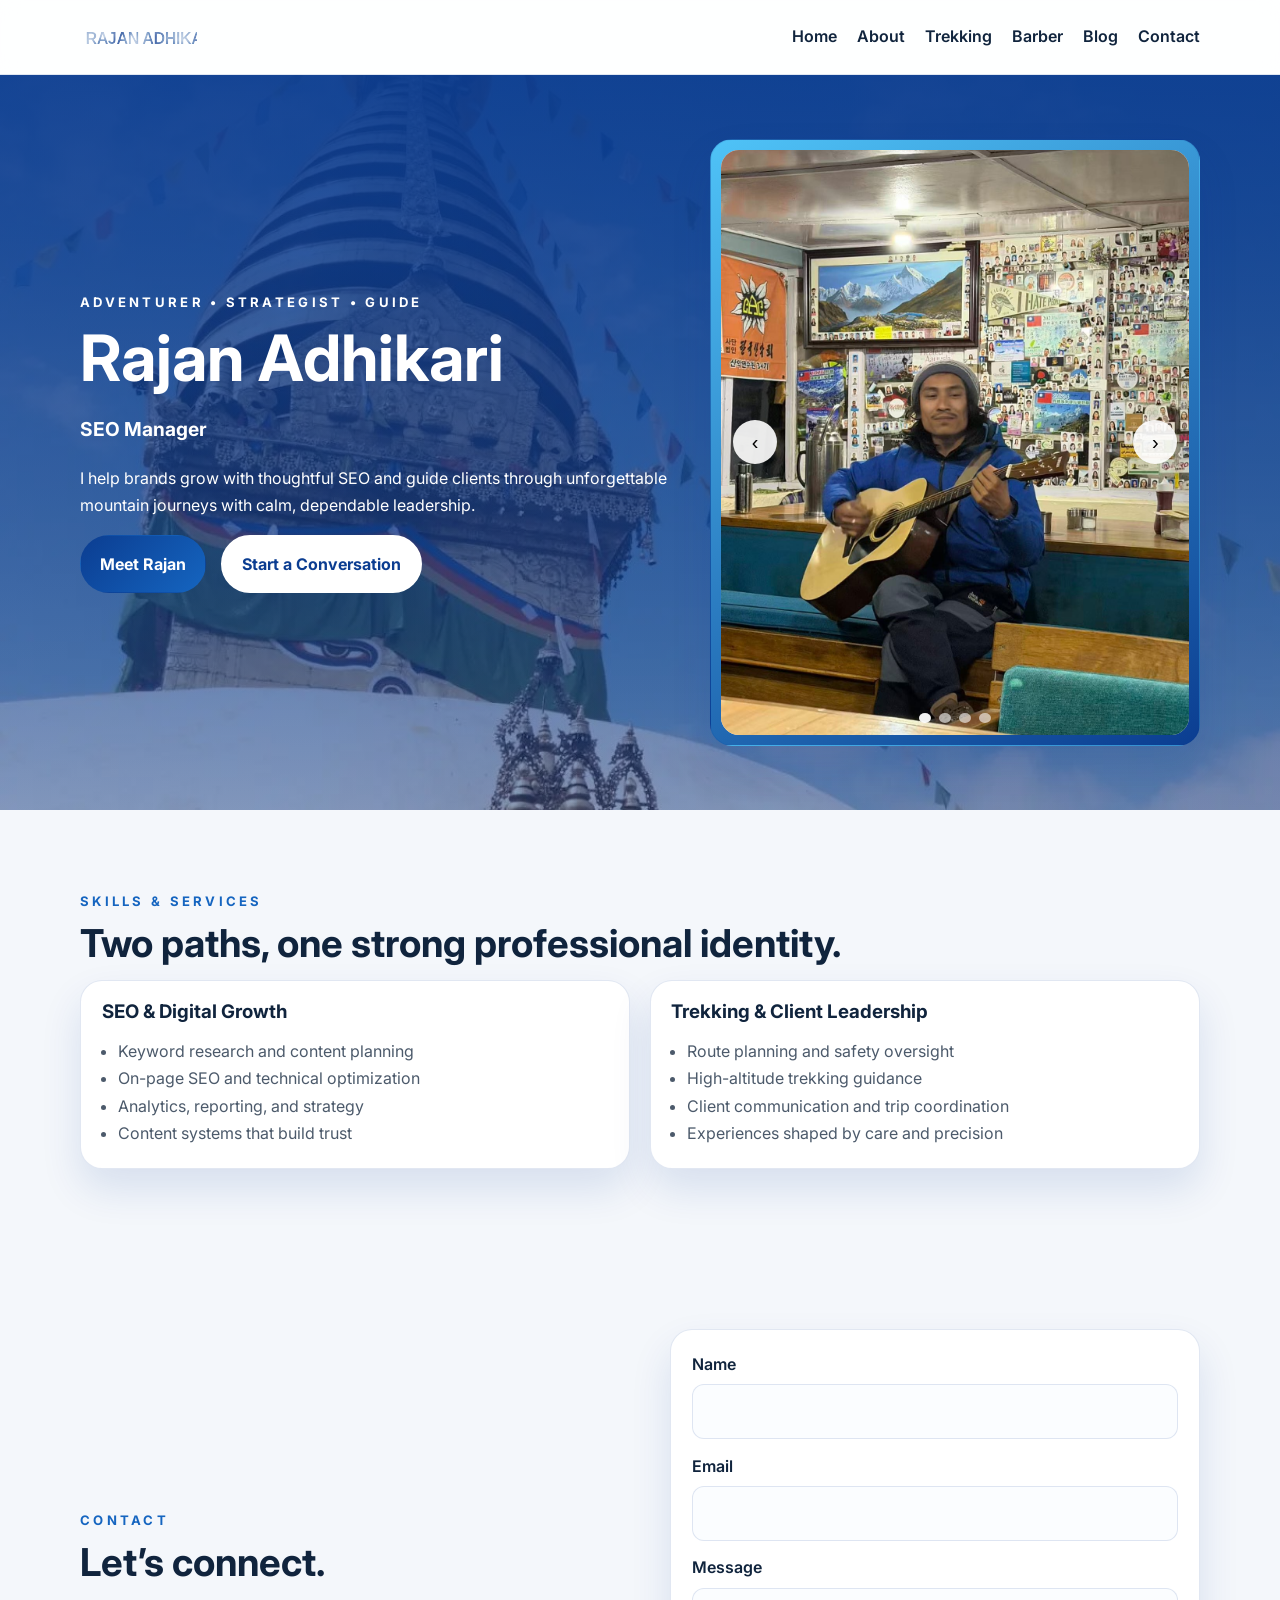
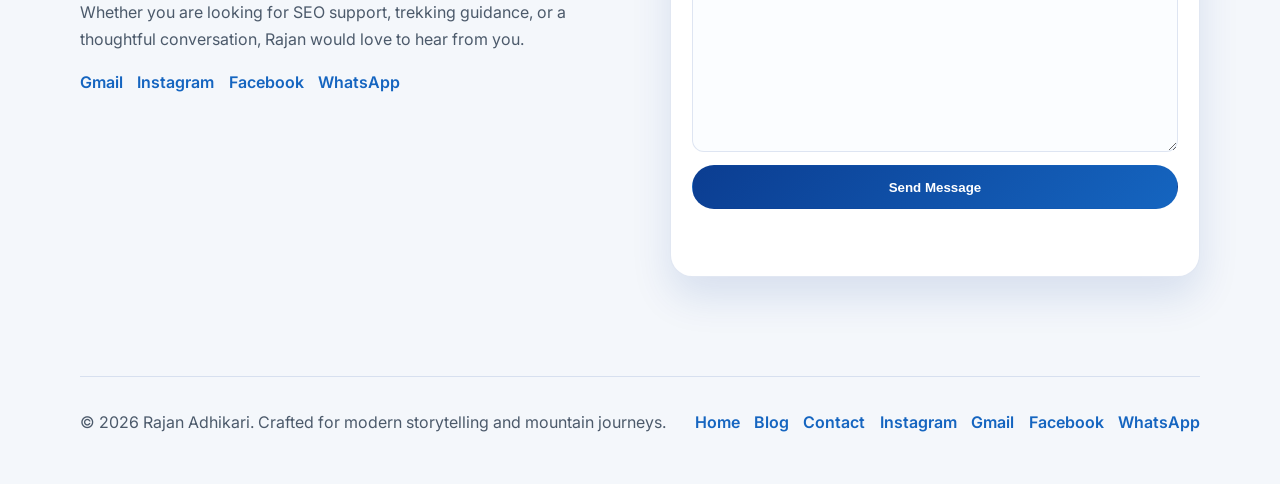
<file: index.html>
<!DOCTYPE html>
<html lang="en">
  <head>
    <meta charset="UTF-8" />
    <meta name="viewport" content="width=device-width, initial-scale=1.0" />
    <meta
      name="description"
      content="Rajan Adhikari blends SEO strategy and mountain trekking leadership to create trusted, modern experiences rooted in Nepal."
    />
    <meta property="og:title" content="Rajan Adhikari | SEO Manager & Trekking Guide" />
    <meta property="og:description" content="Explore Rajan's work in SEO, trekking leadership, and personal storytelling." />
    <meta property="og:type" content="website" />
    <meta property="og:image" content="https://images.unsplash.com/photo-1519681393784-d120267933ba?auto=format&fit=crop&w=1200&q=80" />
    <title>Rajan Adhikari | Personal Site</title>
    <link rel="icon" href="data:image/svg+xml,%3Csvg xmlns='http://www.w3.org/2000/svg' viewBox='0 0 100 100'%3E%3Crect width='100' height='100' rx='20' fill='%230B3D91'/%3E%3Cpath d='M30 72l20-30 20 30' stroke='white' stroke-width='8' fill='none' stroke-linecap='round'/%3E%3C/svg%3E" />
    <link rel="preconnect" href="https://fonts.googleapis.com" />
    <link rel="preconnect" href="https://fonts.gstatic.com" crossorigin />
    <link href="https://fonts.googleapis.com/css2?family=Inter:wght@400;500;600;700;800&display=swap" rel="stylesheet" />
    <link rel="stylesheet" href="style.css" />
  </head>
  <body>
    <header class="site-header">
      <nav class="nav container" aria-label="Primary navigation">
        <a class="brand" href="#home">
          <img class="site-logo" src="logo.svg" alt="Rajan logo" />
        </a>
        <button class="nav-toggle" type="button" aria-label="Toggle navigation" aria-expanded="false">
          <span></span>
          <span></span>
          <span></span>
        </button>
        <div class="nav-links">
          <a href="#home">Home</a>
          <a href="about.html" target="_blank" rel="noopener">About</a>
          <a href="trekking.html" target="_blank" rel="noopener">Trekking</a>
          <a href="barber.html" target="_blank" rel="noopener">Barber</a>
          <a href="/blog">Blog</a>
          <a href="#contact">Contact</a>
        </div>
      </nav>
    </header>

    <main id="home">
      <section class="hero section hero-mountain">
        <div class="container hero-grid">
          <div class="hero-copy reveal">
            <p class="eyebrow" data-cms="hero-eyebrow">Adventurer • Strategist • Guide</p>
            <h1 data-cms="hero-name">Rajan Adhikari</h1>
            <p class="tagline" aria-live="polite">
              <span id="typewriter"></span>
            </p>
            <p class="lead" data-cms="hero-lead">
              I help brands grow with thoughtful SEO and guide clients through unforgettable mountain journeys with calm, dependable leadership.
            </p>
            <div class="hero-actions">
              <a class="btn btn-primary" href="about.html" target="_blank" rel="noopener">Meet Rajan</a>
              <a class="btn btn-secondary" href="#contact">Start a Conversation</a>
            </div>
          </div>
          <div class="hero-card reveal" aria-label="Rajan portrait image">
            <!-- Slider inserted by Copilot: uses images/ folder. Keep portrait as fallback. -->
            <div class="slider" id="hero-slider" aria-roledescription="carousel" tabindex="0">
              <div class="slides">
                <div class="slide active"><img src="images/slide1.jpg" alt="Local guide playing guitar at a teahouse" /></div>
                <div class="slide"><img src="images/slide2.jpg" alt="Trekker lighting a cigarette on the trail" /></div>
                <div class="slide"><img src="images/slide3.jpg" alt="Rajan with the full trekking group and crew" /></div>
                <div class="slide"><img src="images/slide4.jpg" alt="On the trekking trail in Nepal" /></div>
              </div>
              <button class="slider-arrow prev" aria-label="Previous slide">‹</button>
              <button class="slider-arrow next" aria-label="Next slide">›</button>
              <div class="slider-dots" role="tablist" aria-label="Slide dots">
                <button class="dot active" data-index="0" aria-label="Slide 1"></button>
                <button class="dot" data-index="1" aria-label="Slide 2"></button>
                <button class="dot" data-index="2" aria-label="Slide 3"></button>
                <button class="dot" data-index="3" aria-label="Slide 4"></button>
              </div>
            </div>
            <div class="profile-frame">
              <img src="images/slide1.jpg" alt="Profile portrait" />
              <div class="profile-caption">
                <strong>Rajan Adhikari</strong>
                <span>SEO Manager • Mountain Trekking Guide</span>
              </div>
            </div>
          </div>
        </div>
      </section>

      <section class="section">
        <div class="container reveal">
          <p class="eyebrow">Skills & Services</p>
          <h2 data-cms="skills-heading">Two paths, one strong professional identity.</h2>
          <div class="skills-grid">
            <article class="card">
              <h3>SEO & Digital Growth</h3>
              <ul>
                <li>Keyword research and content planning</li>
                <li>On-page SEO and technical optimization</li>
                <li>Analytics, reporting, and strategy</li>
                <li>Content systems that build trust</li>
              </ul>
            </article>
            <article class="card">
              <h3>Trekking & Client Leadership</h3>
              <ul>
                <li>Route planning and safety oversight</li>
                <li>High-altitude trekking guidance</li>
                <li>Client communication and trip coordination</li>
                <li>Experiences shaped by care and precision</li>
              </ul>
            </article>
          </div>
        </div>
      </section>

      <section id="contact" class="section">
        <div class="container contact-grid reveal">
          <div>
            <p class="eyebrow">Contact</p>
            <h2 data-cms="contact-heading">Let’s connect.</h2>
            <p data-cms="contact-lead">Whether you are looking for SEO support, trekking guidance, or a thoughtful conversation, Rajan would love to hear from you.</p>
            <div class="social-links">
              <a href="mailto:rajanalisonadhikari@gmail.com">Gmail</a>
              <a href="https://www.instagram.com/razanz40/" target="_blank" rel="noopener">Instagram</a>
              <a href="https://www.facebook.com/razzan.adk.809" target="_blank" rel="noopener">Facebook</a>
              <a href="https://wa.me/9779808016710" target="_blank" rel="noopener">WhatsApp</a>
            </div>
          </div>
          <form class="contact-form stacked-form" id="contact-form">
            <label>
              Name
              <input type="text" name="name" required />
            </label>
            <label>
              Email
              <input type="email" name="email" required />
            </label>
            <label>
              Message
              <textarea name="message" rows="5" required></textarea>
            </label>
            <button class="btn btn-primary" type="submit">Send Message</button>
            <p id="contact-status" class="form-status" role="status" aria-live="polite"></p>
          </form>
        </div>
      </section>
    </main>

    <footer class="site-footer">
      <div class="container footer-row">
        <p>© 2026 Rajan Adhikari. Crafted for modern storytelling and mountain journeys.</p>
        <div class="footer-links">
          <a href="#home">Home</a>
          <a href="/blog">Blog</a>
          <a href="#contact">Contact</a>
          <a href="https://www.instagram.com/razanz40/" target="_blank" rel="noopener">Instagram</a>
          <a href="mailto:rajanalisonadhikari@gmail.com">Gmail</a>
          <a href="https://www.facebook.com/razzan.adk.809" target="_blank" rel="noopener">Facebook</a>
          <a href="https://wa.me/9779808016710" target="_blank" rel="noopener">WhatsApp</a>
        </div>
      </div>
    </footer>

    <script src="script.js"></script>
    <script src="cms-loader.js" data-cms-page="index"></script>
  </body>
</html>
</file>
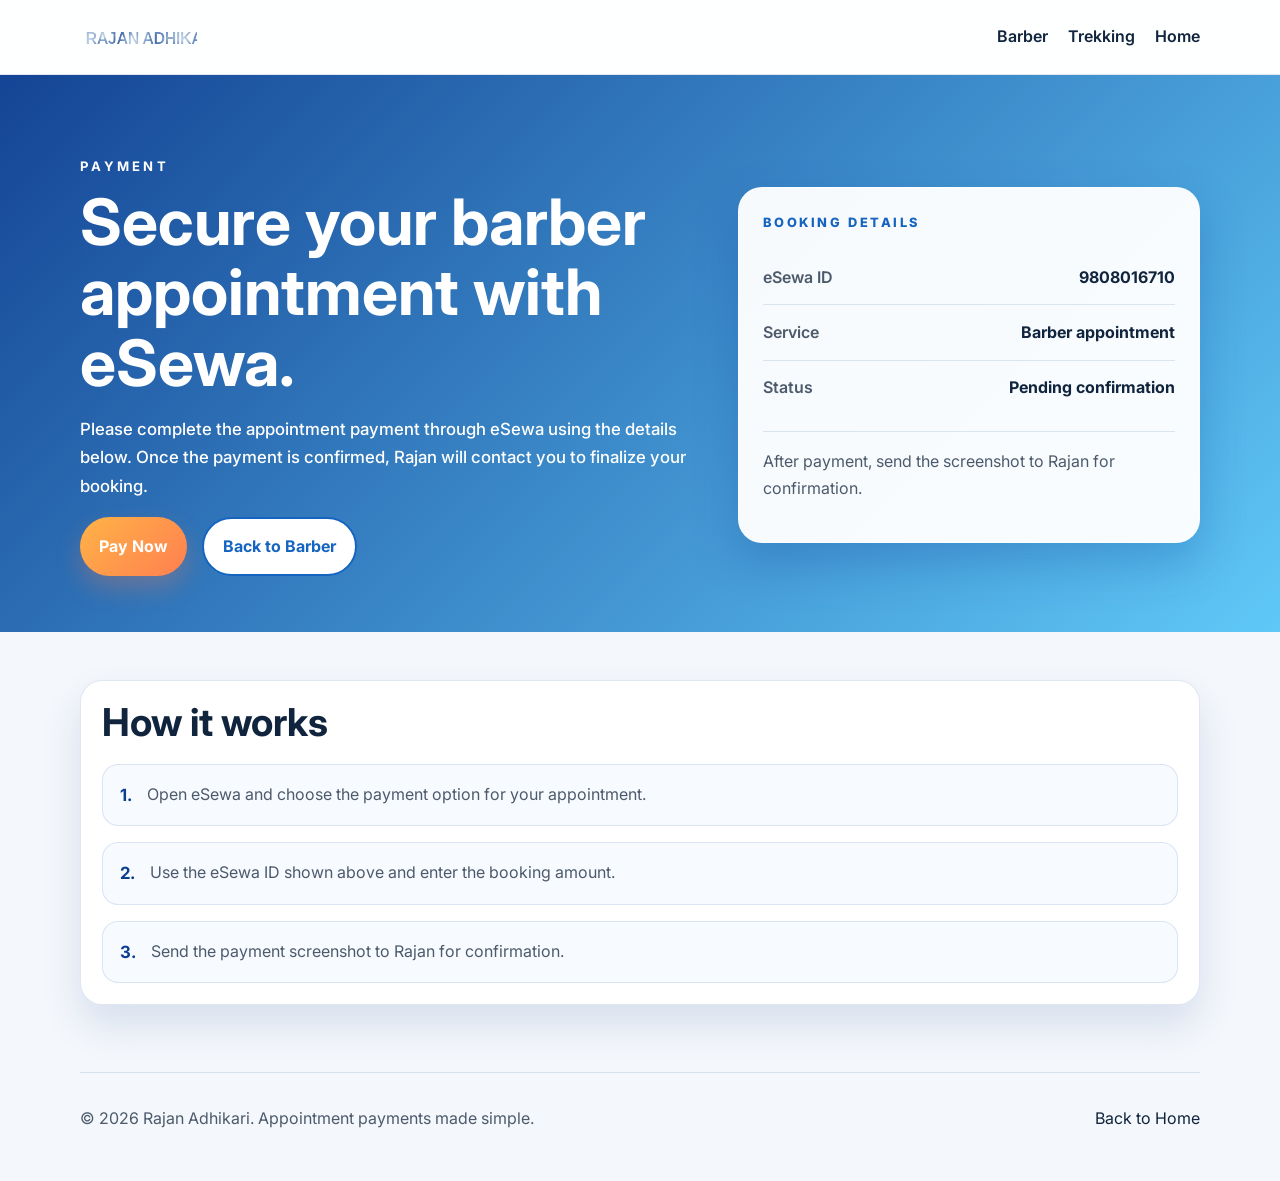
<file: payment.html>
<!DOCTYPE html>
<html lang="en">
  <head>
    <meta charset="UTF-8" />
    <meta name="viewport" content="width=device-width, initial-scale=1.0" />
    <meta name="description" content="Complete barber appointment payments securely through eSewa." />
    <title>Rajan Adhikari | Payment</title>
    <link rel="preconnect" href="https://fonts.googleapis.com" />
    <link rel="preconnect" href="https://fonts.gstatic.com" crossorigin />
    <link href="https://fonts.googleapis.com/css2?family=Inter:wght@400;500;600;700;800&display=swap" rel="stylesheet" />
    <link rel="stylesheet" href="style.css" />
  </head>
  <body>
    <header class="site-header">
      <nav class="nav container" aria-label="Payment navigation">
        <a class="brand" href="index.html"><img class="site-logo" src="logo.svg" alt="Rajan logo" /></a>
        <div class="nav-links">
          <a href="barber.html">Barber</a>
          <a href="trekking.html">Trekking</a>
          <a href="index.html">Home</a>
        </div>
      </nav>
    </header>

    <main>
      <section class="payment-hero">
        <div class="container payment-hero-grid">
          <div class="payment-copy">
            <p class="eyebrow">Payment</p>
            <h1>Secure your barber appointment with eSewa.</h1>
            <p class="lead payment-lead">
              Please complete the appointment payment through eSewa using the details below. Once the payment is confirmed, Rajan will contact you to finalize your booking.
            </p>
            <div class="hero-actions">
              <a class="btn btn-pay" href="https://esewa.com.np/" target="_blank" rel="noopener">Pay Now</a>
              <a class="btn btn-secondary" href="barber.html">Back to Barber</a>
            </div>
          </div>

          <div class="payment-card" aria-label="Payment details">
            <p class="payment-label">Booking details</p>
            <div class="payment-row">
              <span>eSewa ID</span>
              <strong>9808016710</strong>
            </div>
            <div class="payment-row">
              <span>Service</span>
              <strong>Barber appointment</strong>
            </div>
            <div class="payment-row">
              <span>Status</span>
              <strong>Pending confirmation</strong>
            </div>
            <p class="payment-note">After payment, send the screenshot to Rajan for confirmation.</p>
          </div>
        </div>
      </section>

      <section class="page-section">
        <div class="container">
          <div class="card payment-steps-card">
            <h2>How it works</h2>
            <div class="steps-list">
              <div class="step-item">
                <strong>1.</strong>
                <p>Open eSewa and choose the payment option for your appointment.</p>
              </div>
              <div class="step-item">
                <strong>2.</strong>
                <p>Use the eSewa ID shown above and enter the booking amount.</p>
              </div>
              <div class="step-item">
                <strong>3.</strong>
                <p>Send the payment screenshot to Rajan for confirmation.</p>
              </div>
            </div>
          </div>
        </div>
      </section>
    </main>

    <footer class="site-footer">
      <div class="container footer-row">
        <p>© 2026 Rajan Adhikari. Appointment payments made simple.</p>
        <a href="index.html">Back to Home</a>
      </div>
    </footer>
  </body>
</html>
</file>
<file: style.css>
:root {
  --primary-blue: #0b3d91;
  --secondary-blue: #1565c0;
  --accent-blue: #4fc3f7;
  --ink: #10243d;
  --text: #4c5a6b;
  --surface: #f7fbff;
  --white: #ffffff;
  --border: rgba(11, 61, 145, 0.12);
  --shadow: 0 20px 40px rgba(11, 61, 145, 0.12);
  --radius: 22px;
}

* {
  box-sizing: border-box;
}

html {
  scroll-behavior: smooth;
}

body {
  margin: 0;
  font-family: "Inter", system-ui, -apple-system, BlinkMacSystemFont, "Segoe UI", sans-serif;
  line-height: 1.7;
  color: var(--ink);
  background: #f4f7fb;
}

a {
  color: inherit;
  text-decoration: none;
}

img {
  display: block;
  max-width: 100%;
}

.container {
  width: min(1120px, calc(100% - 2rem));
  margin: 0 auto;
}

.section {
  padding: 5rem 0;
}

.section-alt {
  background: rgba(255, 255, 255, 0.6);
}

.site-header {
  position: sticky;
  top: 0;
  z-index: 1000;
  background: rgba(255, 255, 255, 0.9);
  backdrop-filter: blur(10px);
  border-bottom: 1px solid var(--border);
}

.nav {
  display: flex;
  align-items: center;
  justify-content: space-between;
  min-height: 74px;
}

.brand {
  font-weight: 800;
  color: var(--primary-blue);
  letter-spacing: 0.02em;
}

.nav-links {
  display: flex;
  gap: 1.25rem;
  align-items: center;
}

.nav-links a {
  color: var(--ink);
  font-weight: 600;
  transition: color 180ms ease;
}

.site-logo {
  height: 36px;
}

.info-strip {
  margin-top: 1.2rem;
  display: inline-flex;
  flex-wrap: wrap;
  gap: 1rem;
  padding: 1rem 1.25rem;
  background: rgba(79, 195, 247, 0.14);
  border: 1px solid rgba(79, 195, 247, 0.32);
  border-radius: 16px;
  color: var(--ink);
  font-weight: 600;
}

.info-strip span {
  min-width: 170px;
}

.nav-links a:hover,
.nav-links a:focus-visible {
  color: var(--secondary-blue);
}

.nav-toggle {
  display: none;
  flex-direction: column;
  gap: 4px;
  background: transparent;
  border: 0;
  cursor: pointer;
}

.nav-toggle span {
  width: 24px;
  height: 2px;
  background: var(--ink);
}

.hero {
  padding-top: 4rem;
  padding-bottom: 4rem;
}

.hero-mountain {
  background: linear-gradient(180deg, rgba(11, 61, 145, 0.85) 0%, rgba(11, 61, 145, 0.55) 45%, rgba(11, 61, 145, 0.35) 100%), url('[data-uri]') center/cover no-repeat;
  color: var(--white);
}

.hero-mountain .hero-copy,
.hero-mountain .hero-card {
  z-index: 1;
}

.hero-mountain::before {
  content: "";
  position: absolute;
  inset: 0;
  background: linear-gradient(180deg, rgba(11, 61, 145, 0.65), rgba(11, 61, 145, 0.2));
  pointer-events: none;
}

.hero-mountain {
  position: relative;
}

.hero-mountain .hero-copy p,
.hero-mountain .hero-copy .eyebrow,
.hero-mountain .hero-copy h1,
.hero-mountain .hero-copy .tagline {
  color: var(--white);
}

.hero-card {
  padding: 0.6rem;
  background: linear-gradient(150deg, var(--accent-blue), var(--primary-blue));
  border-radius: var(--radius);
  box-shadow: 0 20px 45px rgba(11, 61, 145, 0.35);
}

.hero-grid {
  display: grid;
  grid-template-columns: 1.1fr 0.9fr;
  gap: 2rem;
  align-items: center;
}

.eyebrow {
  margin: 0 0 0.6rem;
  text-transform: uppercase;
  letter-spacing: 0.25em;
  color: var(--secondary-blue);
  font-size: 0.82rem;
  font-weight: 700;
}

h1,
h2,
h3 {
  line-height: 1.1;
  margin: 0 0 1rem;
}

h1 {
  font-size: clamp(2.4rem, 5vw, 4rem);
}

h2 {
  font-size: clamp(1.8rem, 3vw, 2.5rem);
}

.lead,
p {
  color: var(--text);
}

.trek-lead {
  font-size: 1.16rem;
  font-weight: 700;
  line-height: 1.75;
  color: var(--primary-blue);
  background: rgba(255, 255, 255, 0.86);
  padding: 1rem 1.2rem;
  border-radius: 16px;
  border: 1px solid rgba(11, 61, 145, 0.16);
  box-shadow: 0 10px 24px rgba(11, 61, 145, 0.08);
  max-width: 760px;
}

.tagline {
  font-size: 1.2rem;
  font-weight: 700;
  color: var(--secondary-blue);
  min-height: 1.8rem;
}

.hero-actions,
.social-links,
.footer-links,
.partner-list {
  display: flex;
  flex-wrap: wrap;
  gap: 0.9rem;
}

.payment-hero {
  padding: 5rem 0 3.5rem;
  background: linear-gradient(135deg, rgba(11, 61, 145, 0.96), rgba(79, 195, 247, 0.9));
}

.payment-hero-grid {
  display: grid;
  grid-template-columns: 1.15fr 0.85fr;
  gap: 2rem;
  align-items: center;
}

.payment-copy h1,
.payment-copy .lead,
.payment-copy .eyebrow {
  color: var(--white);
}

.payment-lead {
  font-size: 1.05rem;
  font-weight: 500;
  max-width: 650px;
  color: rgba(255, 255, 255, 0.9);
}

.payment-card {
  background: rgba(255, 255, 255, 0.96);
  border-radius: 24px;
  padding: 1.5rem;
  box-shadow: 0 20px 45px rgba(11, 61, 145, 0.25);
  border: 1px solid rgba(255, 255, 255, 0.5);
}

.payment-label {
  margin: 0 0 1rem;
  text-transform: uppercase;
  letter-spacing: 0.2em;
  font-size: 0.8rem;
  font-weight: 800;
  color: var(--secondary-blue);
}

.payment-row {
  display: flex;
  justify-content: space-between;
  gap: 1rem;
  padding: 0.85rem 0;
  border-bottom: 1px solid rgba(11, 61, 145, 0.12);
  color: var(--ink);
}

.payment-row:last-of-type {
  border-bottom: 0;
}

.payment-row span {
  color: var(--text);
  font-weight: 600;
}

.payment-row strong {
  text-align: right;
}

.payment-note {
  margin-top: 1rem;
  padding-top: 1rem;
  border-top: 1px solid rgba(11, 61, 145, 0.12);
  color: var(--text);
}

.payment-steps-card {
  padding: 2rem;
}

.steps-list {
  display: grid;
  gap: 1rem;
  margin-top: 1.25rem;
}

.step-item {
  display: flex;
  gap: 0.9rem;
  align-items: flex-start;
  padding: 1rem 1.1rem;
  background: var(--surface);
  border-radius: 16px;
  border: 1px solid var(--border);
}

.step-item strong {
  color: var(--primary-blue);
  font-size: 1.05rem;
}

.step-item p {
  margin: 0;
}

.btn {
  display: inline-flex;
  align-items: center;
  justify-content: center;
  padding: 0.85rem 1.2rem;
  border-radius: 999px;
  font-weight: 700;
  border: 1px solid transparent;
  transition: transform 180ms ease, box-shadow 180ms ease, background 180ms ease;
}

.btn:hover,
.btn:focus-visible {
  transform: translateY(-2px);
  box-shadow: var(--shadow);
}

.btn-primary {
  background: linear-gradient(135deg, var(--primary-blue), var(--secondary-blue));
  color: var(--white);
}

.btn-secondary {
  border: 2px solid var(--secondary-blue);
  background: var(--white);
  color: var(--secondary-blue);
}

.btn-pay {
  background: linear-gradient(135deg, #ffb347, #ff7f50);
  color: var(--white);
  border: 0;
  box-shadow: 0 12px 24px rgba(255, 127, 80, 0.28);
}

.hero-mountain .btn-secondary {
  border: 2px solid var(--white);
  background: var(--white);
  color: var(--primary-blue);
}

.hero-card,
.about-photo-card,
.card,
.blog-form-card,
.contact-form,
.partner-card,
.blog-card,
.gallery-card,
.trek-card,
.page-hero,
.lightbox {
  box-shadow: var(--shadow);
  border: 1px solid var(--border);
  border-radius: var(--radius);
}

.profile-frame {
  position: relative;
  border-radius: calc(var(--radius) - 4px);
  overflow: hidden;
  aspect-ratio: 4 / 5;
}

.profile-frame img {
  width: 100%;
  height: 100%;
  object-fit: cover;
  border-radius: calc(var(--radius) - 4px);
}

/* Slider styles inserted for hero carousel */
.hero-card .profile-frame {
  display: none; /* hide original portrait when slider is present */
}

.slider {
  position: relative;
  border-radius: calc(var(--radius) - 4px);
  overflow: hidden;
  background: #e9eef7;
  aspect-ratio: 4 / 5;
  width: 100%;
}

.slides {
  display: flex;
  height: 100%;
  transition: transform 500ms cubic-bezier(.2,.9,.2,1);
}

.slide {
  min-width: 100%;
  flex-shrink: 0;
  display: flex;
  align-items: center;
  justify-content: center;
}

.slide img {
  width: 100%;
  height: 100%;
  object-fit: cover;
  display: block;
}

.slider-arrow {
  position: absolute;
  top: 50%;
  transform: translateY(-50%);
  background: rgba(255,255,255,0.9);
  border: 0;
  width: 44px;
  height: 44px;
  display: inline-flex;
  align-items: center;
  justify-content: center;
  border-radius: 999px;
  font-size: 20px;
  cursor: pointer;
  box-shadow: var(--shadow);
  z-index: 2;
}

.slider-arrow.prev { left: 12px; }
.slider-arrow.next { right: 12px; }

.slider-dots {
  position: absolute;
  left: 50%;
  transform: translateX(-50%);
  bottom: 12px;
  display: flex;
  gap: 8px;
}

.dot {
  width: 10px;
  height: 10px;
  border-radius: 50%;
  background: rgba(255,255,255,0.6);
  border: 0;
  cursor: pointer;
}

.dot.active { background: rgba(255,255,255,0.95); }

.profile-caption {
  position: absolute;
  left: 0;
  right: 0;
  bottom: 0;
  padding: 1.1rem 1.2rem;
  background: linear-gradient(0deg, rgba(11, 61, 145, 0.92), rgba(11, 61, 145, 0));
  color: var(--white);
}

.profile-caption strong {
  display: block;
  font-size: 1.05rem;
}

.profile-caption span {
  display: block;
  font-size: 0.85rem;
  color: rgba(255, 255, 255, 0.85);
}

.about-grid,
.contact-grid {
  display: grid;
  grid-template-columns: 1fr 0.95fr;
  gap: 2rem;
  align-items: center;
}

.partner-card {
  display: flex;
  flex-direction: column;
  padding: 1rem 1.1rem;
  background: var(--white);
  min-width: 220px;
}

.partner-card span {
  font-weight: 700;
  color: var(--primary-blue);
}

.partner-card small {
  color: var(--text);
}

.about-photo-card img {
  width: 100%;
  height: 100%;
  object-fit: cover;
  border-radius: var(--radius);
  min-height: 320px;
}

.skills-grid,
.blog-grid,
.gallery-grid {
  display: grid;
  grid-template-columns: repeat(2, minmax(0, 1fr));
  gap: 1.2rem;
}

.card,
.blog-card,
.blog-form-card,
.contact-form {
  padding: 1.3rem;
  background: var(--white);
}

.card ul {
  margin: 0;
  padding-left: 1rem;
  color: var(--text);
}

.section-heading {
  display: flex;
  justify-content: space-between;
  align-items: center;
  margin-bottom: 1.2rem;
}

.text-link {
  font-weight: 700;
  color: var(--secondary-blue);
}

.blog-card {
  cursor: pointer;
  transition: transform 180ms ease, border-color 180ms ease;
}

.blog-card:hover,
.blog-card:focus-visible {
  transform: translateY(-2px);
  border-color: rgba(21, 101, 192, 0.4);
}

.blog-card .meta {
  color: var(--secondary-blue);
  font-size: 0.9rem;
  font-weight: 600;
  margin-bottom: 0.4rem;
}

.blog-card .content {
  display: none;
  margin-top: 0.8rem;
  color: var(--text);
}

.blog-card.active .content {
  display: block;
}

.stacked-form {
  display: grid;
  gap: 0.85rem;
}

label {
  display: grid;
  gap: 0.4rem;
  font-weight: 600;
  color: var(--ink);
}

input,
textarea {
  width: 100%;
  border: 1px solid var(--border);
  border-radius: 12px;
  padding: 0.8rem 0.95rem;
  font: inherit;
  color: var(--ink);
  background: #fbfdff;
}

textarea {
  resize: vertical;
}

.social-links a,
.footer-links a {
  color: var(--secondary-blue);
  font-weight: 600;
}

.site-footer {
  padding: 1.2rem 0 2rem;
}

.footer-row {
  display: flex;
  justify-content: space-between;
  align-items: center;
  gap: 1rem;
  padding-top: 1rem;
  border-top: 1px solid var(--border);
}

.reveal {
  opacity: 0;
  transform: translateY(20px);
  transition: opacity 0.6s ease, transform 0.6s ease;
}

.reveal.is-visible {
  opacity: 1;
  transform: translateY(0);
}

.page-hero {
  position: relative;
  overflow: hidden;
  min-height: 420px;
  display: flex;
  align-items: flex-end;
  padding: 2rem;
  color: var(--white);
  background: linear-gradient(120deg, rgba(11, 61, 145, 0.9), rgba(79, 195, 247, 0.65));
}

.page-hero::before {
  content: "";
  position: absolute;
  inset: 0;
  background-image: url("https://images.unsplash.com/photo-1464822759023-fed622ff2c3b?auto=format&fit=crop&w=1400&q=80");
  background-size: cover;
  background-position: center;
  opacity: 0.35;
  z-index: 0;
}

.page-hero > * {
  position: relative;
  z-index: 1;
}

.page-section {
  padding: 3rem 0;
}

.trek-card,
.gallery-card,
.page-card {
  padding: 1.2rem;
  background: var(--white);
}

.gallery-card img {
  width: 100%;
  height: 220px;
  object-fit: cover;
  border-radius: 16px;
  margin-bottom: 0.8rem;
}

.inline-icon {
  width: 54px;
  height: 54px;
  border-radius: 50%;
  background: rgba(11, 61, 145, 0.12);
  display: inline-flex;
  align-items: center;
  justify-content: center;
  margin-right: 0.7rem;
  color: var(--primary-blue);
}

.lightbox {
  position: fixed;
  inset: 0;
  background: rgba(8, 18, 32, 0.86);
  display: none;
  align-items: center;
  justify-content: center;
  padding: 1rem;
  z-index: 2000;
}

.lightbox.active {
  display: flex;
}

.lightbox img {
  max-width: min(900px, 100%);
  max-height: min(680px, 100%);
  border-radius: 24px;
  border: 3px solid var(--white);
}

.lightbox button {
  position: absolute;
  top: 1rem;
  right: 1rem;
  border: 0;
  background: var(--white);
  color: var(--ink);
  padding: 0.6rem 0.9rem;
  border-radius: 999px;
  cursor: pointer;
}

.gallery-card button {
  border: 0;
  background: transparent;
  padding: 0;
  width: 100%;
  text-align: left;
  cursor: pointer;
}

@media (max-width: 840px) {
  .hero-grid,
  .about-grid,
  .contact-grid,
  .skills-grid,
  .blog-grid,
  .gallery-grid {
    grid-template-columns: 1fr;
  }

  .nav-toggle {
    display: flex;
  }

  .nav-links {
    position: absolute;
    top: 74px;
    left: 1rem;
    right: 1rem;
    display: none;
    flex-direction: column;
    align-items: flex-start;
    background: var(--white);
    padding: 1rem;
    border-radius: 18px;
    box-shadow: var(--shadow);
  }

  .nav-links.open {
    display: flex;
  }

  .footer-row {
    flex-direction: column;
    align-items: flex-start;
  }
}

@media (max-width: 560px) {
  .section {
    padding: 4rem 0;
  }

  .hero-actions,
  .partner-list {
    flex-direction: column;
    align-items: stretch;
  }

  .btn {
    width: 100%;
  }
}
</file>
